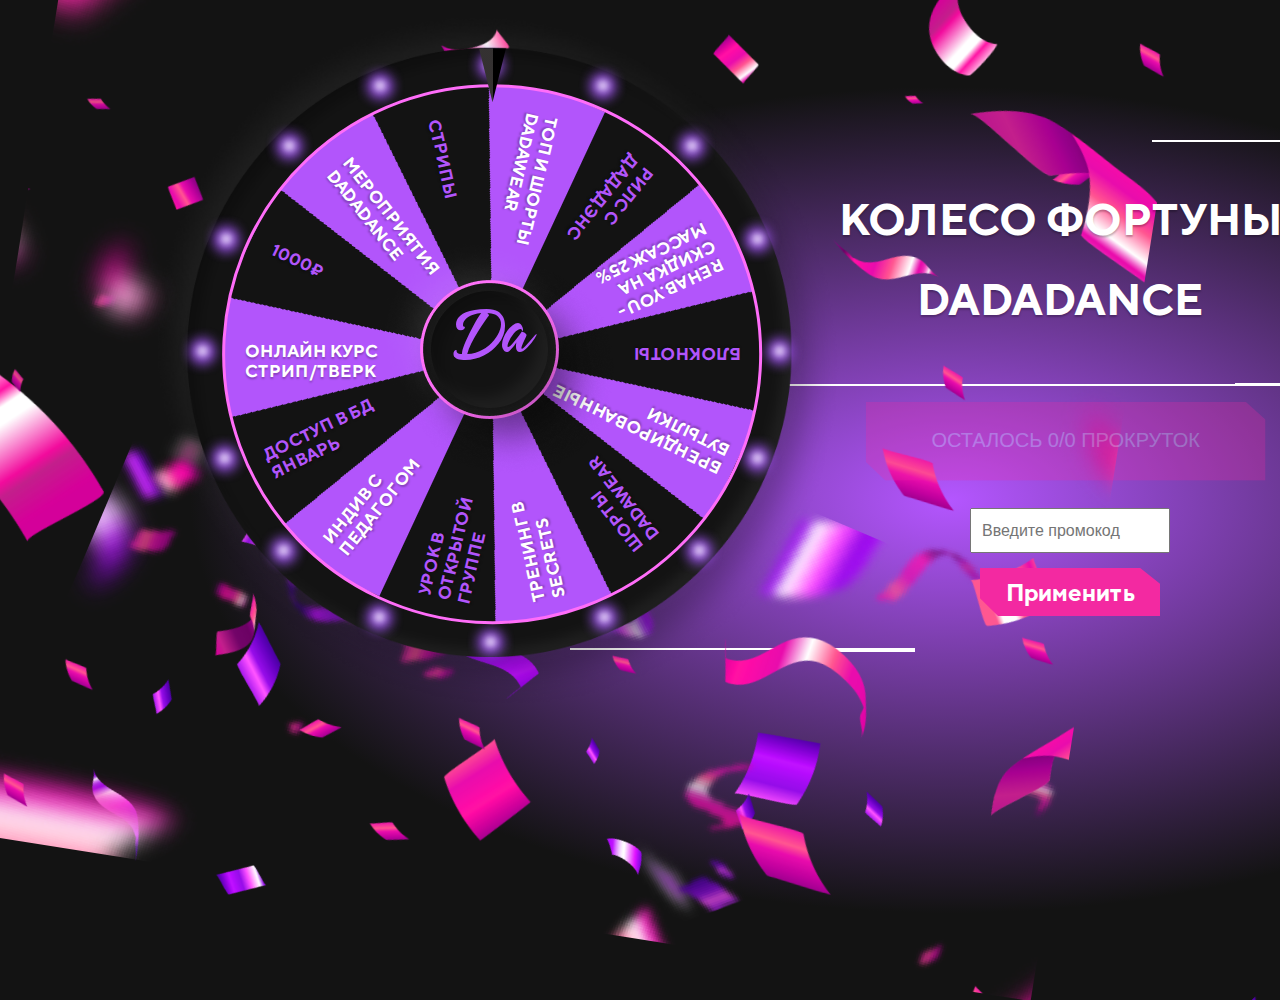
<file: index.html>
<!DOCTYPE html>
<html lang="en">

<head>
    <meta charset="UTF-8">
    <meta http-equiv="X-UA-Compatible" content="IE=edge">
    <meta name="viewport" content="width=device-width, initial-scale=1.0">
    <link rel="stylesheet" href="./style/style.css">
    <link rel="stylesheet" href="./style/wheel.css">
    <link rel="stylesheet" href="./style/prize.css">
    <title>Fortune Wheel</title>
</head>

<body>

    <div class="wrapper">
        <div class="block__input">
            <input type="text" placeholder="Введите промокод" class="input-promo">
            <button type="button" class="btn-input">Применить</button>
        </div>
        <div class="wrapper__content">
            <img src="./img/background/конфетти фиолетовое.png" alt="confety_purple" class="confety_purple">
            <img src="./img/background/конфетти фиолетовое (1).png" alt="confety_purple" class="confety_purple1">
            <img src="./img/background/конфетти розовое.png" alt="confety_pink" class="confety_pink">
            <div class="wheel__wrapper">
                <img src="./img/wheel/круг фон.png" alt="#" class="wheel">
                <img src="./img/wheel/Блики вокруг круга.png" alt="#" class="wheel__light">
                <img src="./img/wheel/круг центр.png" alt="#" class="wheel__center__1">
                <img src="./img/wheel/круг центр 2.png" alt="#" class="wheel__center__2">
                <h3 class="wheel__center__text">Da</h3>
                <div class="deal-wheel">
                    <div class="ticker"></div>
                    <ul class="spinner"></ul>
                    <button class="btn-spin">ОСТАЛОСЬ 0/0 ПРОКРУТОК</button>
                </div>
            </div>
            <h1 class="title__title">КОЛЕСО ФОРТУНЫ DADADANCE</h1>
            <div class="title">
                <div class="title__block">
                    <div class="sub__block__1">
                        <div class="block__1__corner"></div>
                    </div>
                    <div class="sub__block__2"></div>
                </div>
            </div>
        </div>
        <div class="visual__line__wrapper__1">
            <div class="visual__line__1"></div>
            <div class="visual__subline__1"></div>
        </div>
        <div class="visual__line__wrapper__2">
            <div class="visual__line__2"></div>
            <div class="visual__subline__2"></div>
        </div>


        <div class="prize__wrapper">
            <img src="./img/background/конфетти розовое.png" alt="#" class="prize__backgroud1">
            <img src="./img/background/конфетти фиолетовое (1).png" alt="#" class="prize__backgroud2">
            <img src="./img/background/конфетти фиолетовое.png" alt="#" class="prize__backgroud3">
            <div class="prize__content">
                <div class="price__title">
                    <h2 class="prize__title1">Поздравляем</h2>
                    <hr class="line__title">
                    <h3 class="prize__title2">Ваш приз</h3>
                </div>
                <div class="prize__block">
                    <div class="target__prize">REHAB.YOU - СКИДКА НА МАССАЖ 25%</div>
                    <div class="prize__block__longBorder1">
                        <div class="prize__block__rectangle1">
                            <div class="prize__block__subrectangle1">
                                <div class="subrectangle1__line"></div>
                            </div>
                        </div>
                        <div class="prize__block__corner1"></div>
                    </div>
                    <div class="prize__block__longBorder2">
                        <div class="prize__block__rectangle2">
                            <div class="prize__block__subrectangle2">
                                <div class="subrectangle2__line"></div>
                            </div>
                        </div>
                        <div class="prize__block__corner2"></div>
                    </div>
                </div>
                <button class="prize__btn__get">Получить</button>
                <button class="prize__btn__continue">Продолжить</button>
            </div>
            <form class="form" action="./script/send.php" method="POST">
                <legend class="form__title">Для получения приза введите свои данные - с вами свяжется наш менеджер
                    и сообщит способ получения</legend>
                <input type="text" name="fio" placeholder="ФИО" class="form__input" required>
                <input type="tel" name="tel" placeholder="ТЕЛЕФОН" class="form__input" required>
                <input type="email" name="email" placeholder="ПОЧТА" class="form__input" required>
                <input type="text" name="prize" class="form__input form__prize" readonly>
                <div class="confidentiality">
                    <input type="checkbox" id="confidentiality__input" name="confidentiality" required>
                    <label for="confidentiality__input">Я получил(а) и принял(а) <span
                            class="confidentiality__link">Privicy policy</span></label>
                </div>
                <button type="submit" class="form__btn">Получить подарок</button>
            </form>
        </div>
    </div>
    <script src="./script/wheel.js"></script>

</body>

</html>
</file>
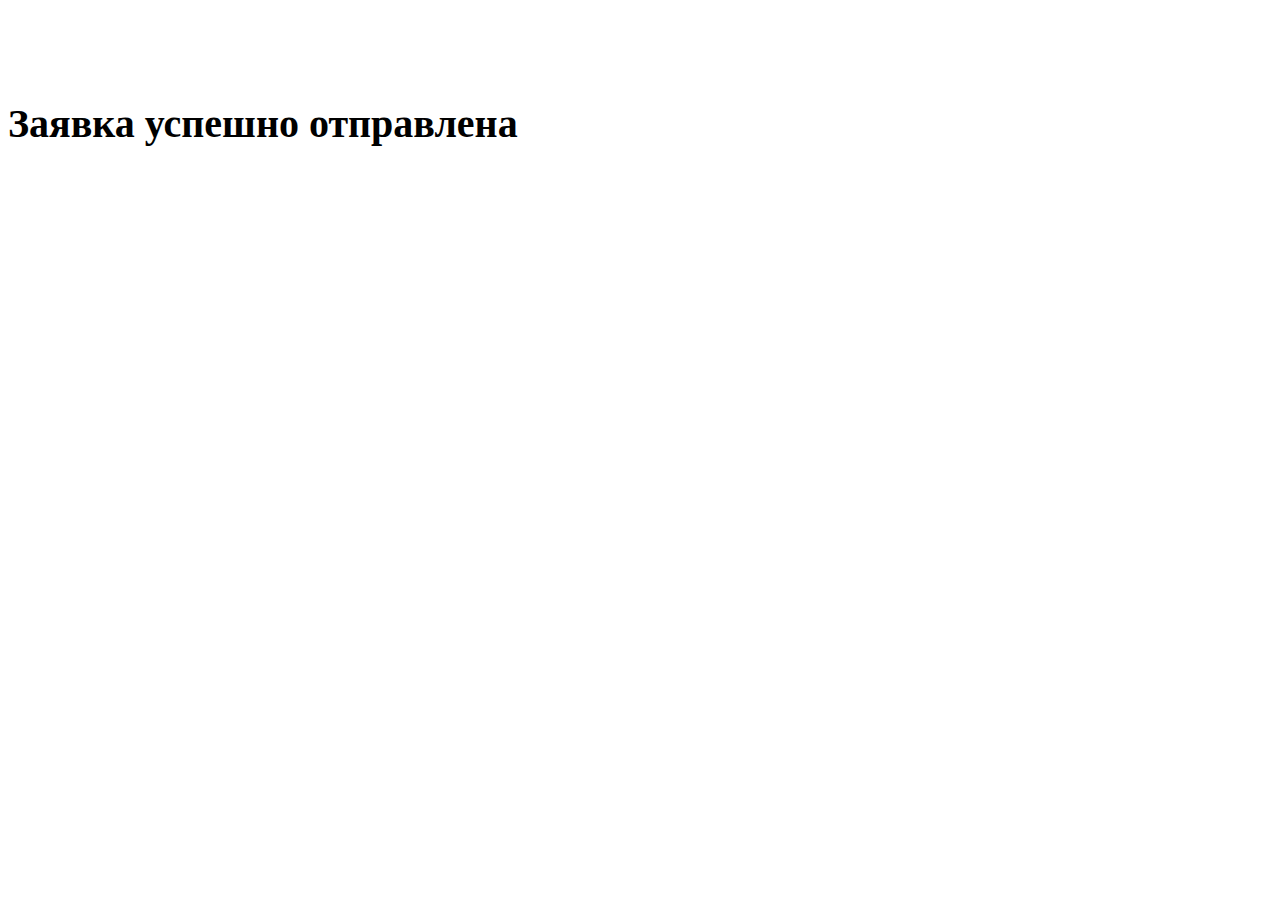
<file: thanks.html>
<!DOCTYPE html>
<html lang="en">
<head>
    <meta charset="UTF-8">
    <meta http-equiv="X-UA-Compatible" content="IE=edge">
    <meta name="viewport" content="width=device-width, initial-scale=1.0">
    <title>Thanks</title>
</head>
<body>
    <h2 style="display: block; margin: 0 auto; margin-top: 100px; font-size: 40px;">Заявка успешно отправлена</h2>
</body>
</html>
</file>
<file: style/style.css>
body {
    overflow: hidden;
    margin: 0 auto;
    position: relative;
}

.wrapper {
    width: 1900px;
    height: 1000px;
    min-height: 690px;
    position: relative;
    background: radial-gradient(39.99% 41.3% at 50% 50%, #B456FF 0%, #131313 100%) #070007;
    overflow: hidden;
    z-index: 0;
    margin: 0 auto;
}

.wrapper__content {
    width: 1209px;
    height: 809px;
    margin-left: 140px;
}
      
.confety_purple {
position: absolute;
width: 867.48px;
height: 960.98px;
left: 51.17px;
top: 363.22px;
transform: rotate(-67.07deg);
background-color: transparent;
}

.confety_purple1 {
    position: absolute;
    width: 1335.57px;
    height: 1224.41px;
    left: 1444.18px;
    top: 393.32px;
    transform: rotate(135deg);
    background-color: transparent;
}

.confety_pink {
    position: absolute;
    width: 1116.93px;
    height: 1017.01px;
    left: 0.09px;
    top: -96.85px;
    transform: rotate(9deg);
    background-color: transparent;
}


.title {
    width: 895px;
    height: 246px;
    position: absolute;
    top: 14%;
    left: 24.5%;
    z-index: -1;
    border-bottom: 2px solid white;
}

.title__title {
    position: absolute;
    left: 40%;
    top: 150px;
    display: block;
    width: 600px;
    height: 150px;
    font-size: 44px;
    line-height: 80px;   
    color: #FFFFFF;
    text-align: center;
    text-shadow: 0px 2px 2px rgba(0, 0, 0, 0.25);
}

.title__block {
    width: 209px;
    height: 246px;
    float: right;
    border-right: 3px solid white;
    border-top: 2px solid white;
    clip-path: polygon(0 0, 75% 0, 100% 25%, 100% 80%, 100% 100%, 20% 100%, 0 100%, 0% 20%);
}


.sub__block__1 {
    width: 65px;
    height: 100px;
    float: right;
    margin-left: 14px;
    position: relative;
    border-top: 2px solid white;
    border-right: 2px solid white;
    clip-path: polygon(0 0, 78% 0, 100% 22%, 100% 80%, 100% 100%, 0 100%, 0% 80%, 0% 20%);
}

.block__1__corner {
    position: absolute;
    border-right: 3px solid white;
    transform: rotate(140deg);
    top: -15px;
    left: 41.8px;
    height: 90px;
}

.sub__block__2 {
    width: 123px;
    height: 47px;
    margin-top: 95%;
    margin-left: 83px;
    border-bottom: 2px solid white;
    border-right: 2px solid white;
}


.visual__line__wrapper__1 {
    height: auto;
    width: 455px;
    position: absolute;
    top: 76%;
    left: 59.5%;
    transform: rotate(-90deg);
}
.visual__line__1 {
    width: 455px;
    border: 1px solid white;
}
.visual__subline__1 {
    width: 214px;
    height: auto;
    float: right;
    border: 1px solid white;
}

.visual__line__wrapper__2 {
    width: 345px;
    position: absolute;
    top: 64.8%;
    left: 30%;
    z-index: -1;
}
.visual__line__2 {
    border: 1px solid white;
}
.visual__subline__2 {
    width: 143px;
    float: right;
    border: 1px solid white;
}


.block__input {
    width: 300px;
    z-index: 20;
    position: absolute;
    margin-left: 920px;
    margin-top: 508px;
}
.input-promo {
    width: 200px;
    height: 45px;
    padding: 10px;
    box-sizing: border-box;
    font-size: 16px;
    margin: 0 auto;
    display: block;
}
.btn-input {
    width: 180px;
    height: 48px;
    border: none;
    clip-path: polygon(20% 0%, 89% 0, 100% 33%, 100% 100%, 80% 100%, 10% 100%, 0 63%, 0 0);
    background: #F329A1;
    color: #FFFFFF;
    text-align: center;
    padding-top: 0px;
    display: block;
    margin: 0 auto;
    margin-top: 15px;
    font-size: 24px;
    cursor: pointer;
     font-family: 'TT Norms';
}

@media(min-width: 1600px) {
    .wrapper__content {
        margin-left: 300px;
    }
    .title {
        left: 30%;
    }
    .title__title {
        left: 47%;
    }
    .block__input {
        margin-top: 550px;
        margin-left: 1080px;
    }
    .visual__line__wrapper__1 {
        left: 65%;
    }
    .visual__line__wrapper__2 {
        left: 36%;
    }
}
</file>
<file: style/wheel.css>
@font-face {
  font-family: 'Hastadaya';
  src: url('../fonts/Hastadaya.woff') format('woff');
  font-weight: normal;
  font-style: normal;
  font-display: swap;
}

@font-face {
  font-family: 'TT Norms';
  src: url('../fonts/TTNorms-Bold.woff') format('woff');
  font-weight: bold;
  font-style: normal;
  font-display: swap;
}


.wheel__wrapper {
  width: 703px;
  height: 703px;
  position: relative;
}

.wheel {
  width: 703px;
  height: 703px;
  position: absolute;
}

.wheel__light {
  width: 630px;
  height: 630px;
  top: 39px;
  left: 36px;
  position: absolute;
}


/* делаем везде так, чтобы свойства width и height задавали не размеры контента, а размеры блока */
* {
    box-sizing: border-box;
  }
 
  body {
    font-family: 'TT Norms';
    position: relative;
    margin: 0;
  }
  
  /* общий блок для всех элементов */
  .deal-wheel {
    display: none;
    /* задаём переменные блока */
    /* размеры колеса */
    position: absolute;
    padding-top: -160px;
    /* min-width: 500px; */
    padding-left: 85px;
    margin-right: 55px;
    padding-bottom: 30px;
    /* margin: 0 auto; */
    transform: rotate(90deg);
    --size: clamp(250px, 80vmin, 540.17px);
    /* настройки яркости и заливки фона секторов */
    --lg-hs: 0 3%;
    --lg-stop: 50%;
    --lg: linear-gradient(
        hsl(var(--lg-hs) 0%) 0 var(--lg-stop),
        hsl(var(--lg-hs) 20%) var(--lg-stop) 100%
      );
    /* добавляем позиционирование относительно других элементов */
    position: relative;
    /* подключаем сетку */
    display: grid;
    grid-gap: calc(var(--size) / 20);
    /* выравниваем содержимое блока по центру */
    align-items: center;
    /* задаём имена областей внутри сетки */
    grid-template-areas:
      "spinner"
      "trigger";
    /* устанавливаем размер шрифта */
    font-size: calc(var(--size) / 22);
  }
  
  /* всё, что относится ко внутренним элементам главного блока, будет находиться в области сетки с названием spinner */
  .deal-wheel > * {
    grid-area: spinner;
  }
  
  /* сам блок и кнопка будут находиться в области сетки с названием trigger и будут выровнены по центру */
  .deal-wheel .btn-spin {
    grid-area: trigger;
    justify-self: center;
  }
  
  /* сектор колеса */
  .spinner {
   
    /* добавляем относительное позиционирование */
    position: relative;
    /* подключаем сетку */
    display: grid;
    /* выравниваем всё по центру */
    align-items: center;
    /* добавляем элемент в сетку */
    grid-template-areas: "spinner";
    /* устанавливаем размеры */
    width: var(--size);
    height: var(--size);
    /* поворачиваем элемент  */
    transform: rotate(calc(var(--rotate, 25) * 1deg));
    /* рисуем круглую обводку, а всё, что не поместится, — будет скрыто за кругом */
    border-radius: 50%;
    border: 3px solid #FF6DF9;
  }
  
  /* всё, что внутри этого блока, будет находиться в области сетки с названием spinner */
  .spinner * {
    grid-area: spinner;
  }
  
  /* текст на секторах */
  .prize {
    /* включаем «гибкую» вёрстку */
    display: flex;
    align-items: center;
    /* задаём отступы от краёв блока */
    padding: 0 calc(var(--size) / 6) 0 calc(var(--size) / 60);
    
    font-size: 20px;
    /* устанавливаем размеры */
    width: 50%;
    height: 50%;
    /* устанавливаем координаты, относительно которых будем вращать текст */
    transform-origin: center right;
    /* поворачиваем текст */
    transform: rotate(var(--rotate));
    /* запрещаем пользователю выделять мышкой текст на секторах */
    user-select: none;
  }
  
  /* язычок */
  .ticker {
    /* добавляем относительное позиционирование */
    position: relative;
    /* устанавливаем размеры */
    left: calc(var(--size) / -15);
    width: calc(var(--size) / 10);
    height: calc(var(--size) / 20);
    /* фон язычка */
    background: var(--lg);
    /* делаем так, чтобы язычок был выше колеса */
    z-index: 1;
    /* форма язычка */
    clip-path: polygon(0% 0%, 100% 50%, 0% 100%, 0% 50%);
    /* устанавливаем точку, относительно которой будет вращаться язычок при движении колеса */
    transform-origin: center left;
  }
  
  /* кнопка запуска колеса */
  .btn-spin {
    color: white;
    border: none;
    position: absolute;
    width: 400px;
    height: 79px;
    margin-right: -150px;
    margin-bottom: 1790px;
    transform: rotate(-90deg);
    background: #F329A1;
    /* берём размер шрифта такой же, как в колесе */
    font-size: 20px;
    /* добавляем отступы от текста внутри кнопки */
    padding: 0.9rem 2rem 1rem;
    /* меняем внешний вид курсора над кнопкой на руку*/
    cursor: pointer;
    clip-path: polygon(20% 0%, 95% 0, 100% 23%, 100% 100%, 80% 100%, 5% 100%, 0 76%, 0 0);
  }

  
  .text {
    font-size: 17px;
    text-shadow: 0px 2px 2px rgba(0, 0, 0, 0.25);
    max-width: 180px;
    
  }

  ul li:nth-child(2n) {
    color: #B255FB !important;
  }

  ul li:nth-child(1n) {
    color: white;
  }

  

  .wheel__center__1 {
      position: absolute;
      z-index: 3;
      margin-top: 225px;
      margin-left: 225px;
  }

  .wheel__center__2 {
    position: absolute;
      z-index: 3;
      margin-top: 236px;
      margin-left: 236px;
  }

.wheel__center__text {
  font-family: 'Hastadaya';
  font-style: normal;
  font-weight: 400;
  font-size: 55px;
  position: absolute;
  z-index: 5;
  color: #B255FB;
  margin-top: 316px;
  margin-left: 316px;
}

  
  /* если кнопка нажата и неактивна */
  .btn-spin:disabled {
    /* меняем внешний вид курсора */
    cursor: progress;
    /* делаем кнопку полупрозрачной */
    opacity: 0.25;
  }
  
  /* анимация вращения */
  .is-spinning .spinner {
    transition: transform 8s cubic-bezier(0.1, -0.01, 0, 1);
  }
  
  /* анимация движения язычка */
  .is-spinning .ticker {
            animation: tick 700ms cubic-bezier(0.34, 1.56, 0.64, 1);
  }
  
  
  /* эффект, когда колесо задевает язычок при вращении */
  @keyframes tick {
    40% {
      /* чуть поворачиваем язычок наверх в середине анимации */
      transform: rotate(-12deg);
    }
  }

  
  
  /* анимируем выпавший сектор */
  .prize.selected .text {
    /* делаем текст белым */
    color: white;
    /* настраиваем длительность анимации */
    animation: selected 800ms ease;
  }
  
  /* настраиваем анимацию текста на выпавшем секторе по кадрам */
  @keyframes selected {
    /* что происходит на 25% от начала анимации */
    25% {
      /* увеличиваем текст в 1,25 раза */
      transform: scale(1.25);
      /* добавляем тексту тень */
      text-shadow: 1vmin 1vmin 0 hsla(0 0% 0% / 0.1);
    }
    40% {
      transform: scale(0.92);
      text-shadow: 0 0 0 hsla(0 0% 0% / 0.2);
    }
    60% {
      transform: scale(1.02);
      text-shadow: 0.5vmin 0.5vmin 0 hsla(0 0% 0% / 0.1);
    }
    75% {
      transform: scale(0.98);
    }
    85% {
      transform: scale(1);
    }
  }

  @media(min-width: 1600px) {
    .wheel__wrapper {
      margin-top: 50px;
    }
  }
</file>
<file: style/prize.css>
.prize__wrapper {
    z-index: 50;
    position: absolute;
    top: -820px;
    width: 100%;
    min-height: 1050px;
    background: radial-gradient(39.99% 41.3% at 50% 50%, #B456FF 0%, #131313 100%);
    box-shadow: 0px 4px 4px rgba(0, 0, 0, 0.25);
    overflow: hidden;
    display: none;
    position: relative;
}

.prize__backgroud1 {
    position: absolute;
    width: 1892px;
    height: 1261.33px;
    left: 51.32px;
    top: -122px;
    opacity: 0.5;
    transform: rotate(9deg);
}
.prize__backgroud2 {
    position: absolute;
    width: 1106.08px;
    height: 1375.55px;
    left: 204px;
    top: 223.59px;
    opacity: 0.5;
    transform: rotate(-46.52deg);
}
.prize__backgroud3 {
    position: absolute;
    width: 2354px;
    height: 1569.33px;
    left: 2384.21px;
    top: 196.69px;
    opacity: 0.5;
    transform: rotate(135deg);
}


.prize__content {
    width: 1043px;
    height: 673px;
    margin: 0 auto;
    text-align: center;
}

.prize__title1 {
    font-family: 'TT Norms';
    font-weight: bold;
    font-size: 100px;
    line-height: 0px;
    color: #FFFFFF;
}
.line__title {
    color: white;
}
.prize__title2 {
     font-family: 'TT Norms';
     font-weight: bold;
    font-size: 55px;
    line-height: 0px;
    color: #FFFFFF;
}
.prize__block {
    position: relative;
    height: 245px;
    margin-bottom: 50px;
    padding-top: 50px;
}
.target__prize {
box-sizing: border-box;
font-size: 40px;
font-family: 'TT Norms';
font-weight: bold;
text-transform: uppercase;
margin: 0 auto;
width: 800px;
height: 147px;
color: #FFFFFF;
left: 449px;
top: 553px;
padding-top: 45px;
background: #AC53F2;
border: 1px solid #F329A1;
box-shadow: 6px -6px 20px #F329A1, -6px 6px 20px #F329A1;
border-radius: 6px;
}

.prize__block__longBorder1 {
    width: 425px;
    height: 245px;
    top: 0%;
    position: absolute;
    border-top: 1px solid white;
    border-left: 1px solid white;
    clip-path: polygon(20% 0%, 100% 0, 100% 20%, 100% 100%, 80% 100%, 8% 100%, 0 76%, 0 0);
}
.prize__block__rectangle1 {
    width: 103px;
    height: 106px;
    margin-top: 138px;
    border-bottom: 1px solid white;
    clip-path: polygon(20% 0%, 100% 0, 100% 20%, 100% 100%, 80% 100%, 14% 100%, 0 62%, 0 0);
}

.prize__block__subrectangle1 {
    width: 49px;
    height: 106px;
    border-left: 3px solid white;
    border-bottom: 3px solid white;
    clip-path: polygon(20% 0%, 100% 0, 100% 20%, 100% 100%, 80% 100%, 14% 100%, 0 62%, 0 0);
}

.subrectangle1__line {
    width: 70px;
    position: absolute;
    border: 2px solid white;
    transform: rotate(60deg);
    margin-top: 80px;
    left: -14px
}

.prize__block__corner1 {
    width: 263px;
    height: 38px;
    position: absolute;
    top: 0;
    border-left: 3px solid white;
    border-top: 3px solid white;
    margin-top: 0px;
}

.prize__block__longBorder2 {
    width: 563px;
    height: 245px;
    position: absolute;
    top: 0;
    left: 46.1%;
    border-bottom: 1px solid white;
    border-right: 1px solid white;
    clip-path: polygon(20% 0%, 96% 0, 100% 20%, 100% 100%, 80% 100%, 0 100%, 0 76%, 0 0);
}
.prize__block__rectangle2 {
    width: 133px;
    height: 72px;
    margin-left: 430px;
    border-top: 1px solid white;
    clip-path: polygon(20% 0%, 84% 0, 100% 58%, 100% 100%, 80% 100%, 0 100%, 0 76%, 0 0);
}

.prize__block__subrectangle2 {
    width: 37px;
    height: 72px;
    margin-left: 95px;
    border-top: 3px solid white;
    border-right: 3px solid white;
    clip-path: polygon(20% 0%, 84% 0, 100% 58%, 100% 100%, 80% 100%, 0 100%, 0 76%, 0 0);
}

.subrectangle2__line {
    width: 70px;
    position: absolute;
    border: 2px solid white;
    transform: rotate(64deg);
    margin-top: 10px;
    right: -19px
}

.prize__block__corner2 {
    width: 263px;
    height: 38px;
    position: absolute;
    margin-top: 134px;
    margin-left: 299px;
    border-right: 3px solid white;
    border-bottom: 3px solid white;

}


.prize__btn__get {
    width: 350px;
    height: 80px;
    border: none;
    clip-path: polygon(20% 0%, 89% 0, 100% 33%, 100% 100%, 80% 100%, 10% 100%, 0 63%, 0 0);
    background: #F329A1;
    color: #FFFFFF;
    text-align: center;
    padding-top: 0px;
    font-size: 35px;
    font-weight: bold;
    cursor: pointer;
     font-family: 'TT Norms';
}

.prize__btn__continue {
    width: 350px;
    height: 80px;
    border: none;
    clip-path: polygon(20% 0%, 89% 0, 100% 33%, 100% 100%, 80% 100%, 10% 100%, 0 63%, 0 0);
    background:#AC53F2;
    color: #FFFFFF;
    text-align: center;
    padding-top: 0px;
    font-size: 35px;
    font-weight: bold;
    cursor: pointer;
    font-family: 'TT Norms';
}

/* Форма ===============================================*/

.form {
    position: absolute;
    top: -3%;
    left: 39%;
    width: 400px;
    min-width: 322px;
    height: 600px;
    background: #FFFFFF;
    border: 1px solid #F329A1;
    border-radius: 8px;
    z-index: 150;
    display: none;
   
    margin-top: 126px;
    padding: 46px 17px 46px 17px;
}
.form__title {
    font-size: 18px;
    text-align: center;
    color: #000000;
    font-weight: bold;
    font-family: 'TT Norms';
    margin-bottom: 26px;
    text-align: center;
}
.form__input {
    width: 350px;
    min-width: 288px;
    height: 60px;
    border-radius: 6px;
    padding: 10px;
    font-size: 17px;
    display: block;
    margin: 0 auto;
    margin-bottom: 15px;
}


.confidentiality {
    font-size: 16px;
    height: 40px;
    color: rgb(149, 149, 149);
    margin-left: 8px;
    margin-top: 20px;
}

.confidentiality__link {
    text-decoration: underline;
}

.form__btn {
    width: 256px;
    height: 64px;
    border: none;
    clip-path: polygon(20% 0%, 89% 0, 100% 33%, 100% 100%, 80% 100%, 10% 100%, 0 63%, 0 0);
    background: #F329A1;
    color: #FFFFFF;
    text-align: center;
    padding-top: 0px;
    display: block;
    margin: 0 auto;
    margin-top: 8px;
    font-size: 24px;
    font-weight: bold;
    cursor: pointer;
     font-family: 'TT Norms';
}


@media(max-width: 1800px) {
    .prize__content {
        margin-left: 245px;
    }
    .form {
        margin-left: -170px;
    }
}
</file>
